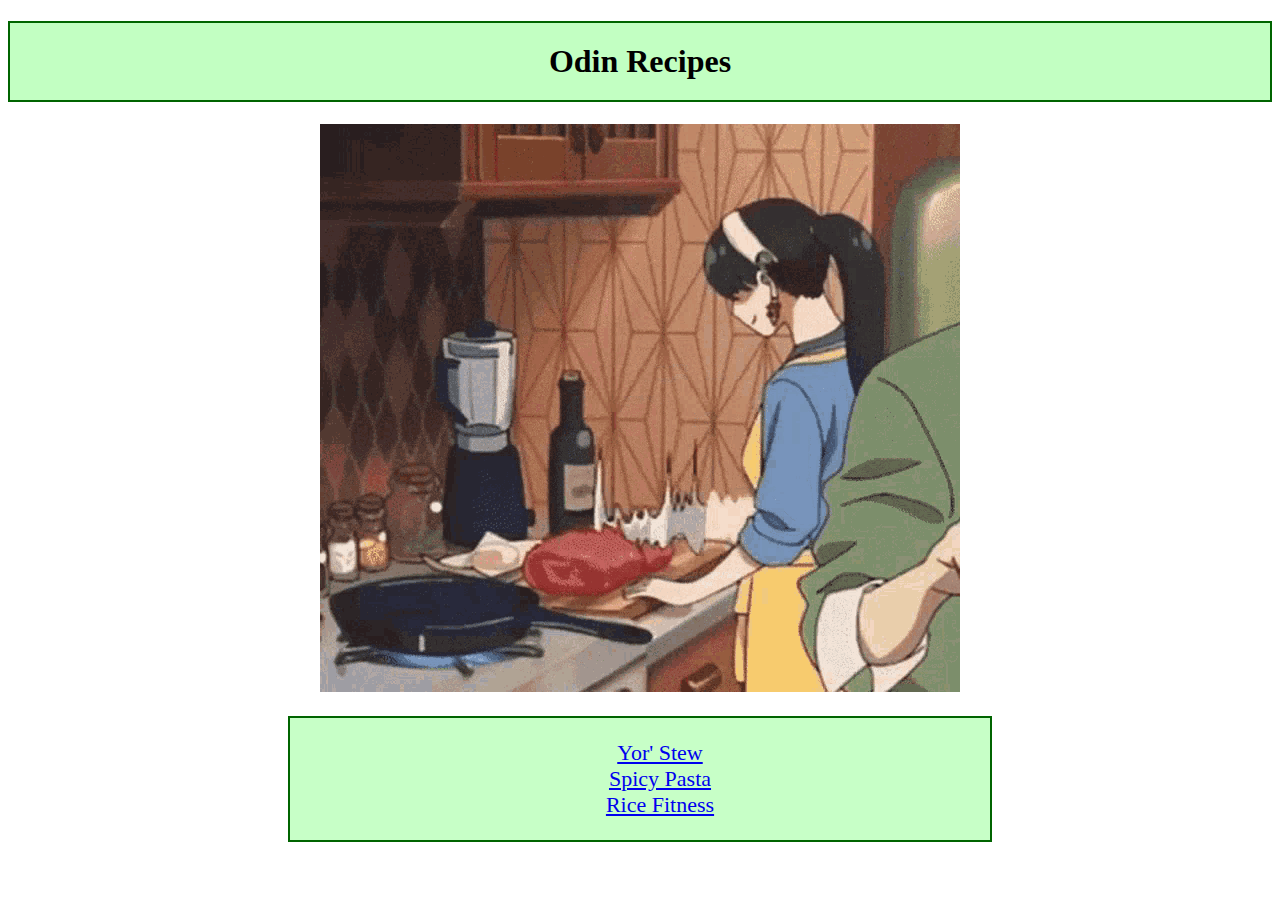
<file: index.html>
<!DOCTYPE html>
<html lang ="en">
    <head>
        <meta charset="UTF-8">
        <title>Touille's Project Recipes</title>
        <link rel="stylesheet" href="css/style-hp.css">
    </head>

    <body>
        <h1 class="header main-page">Odin Recipes</h1>
        <div class="img yor-gif">
        <img src="images/yor-cooking.gif" alt="A GIF of Yor cutting meat aggresivly">
        </div>

        <div class="list border">
        <ul class="list other-pages">
            <li><a href="recipes/stew.html">Yor' Stew</a></li>
            <li><a href="recipes/pasta.html">Spicy Pasta</a></li>
            <li><a href="recipes/rice.html">Rice Fitness</a></li>
        </ul>
        </div>
    </body>
</html>
</file>
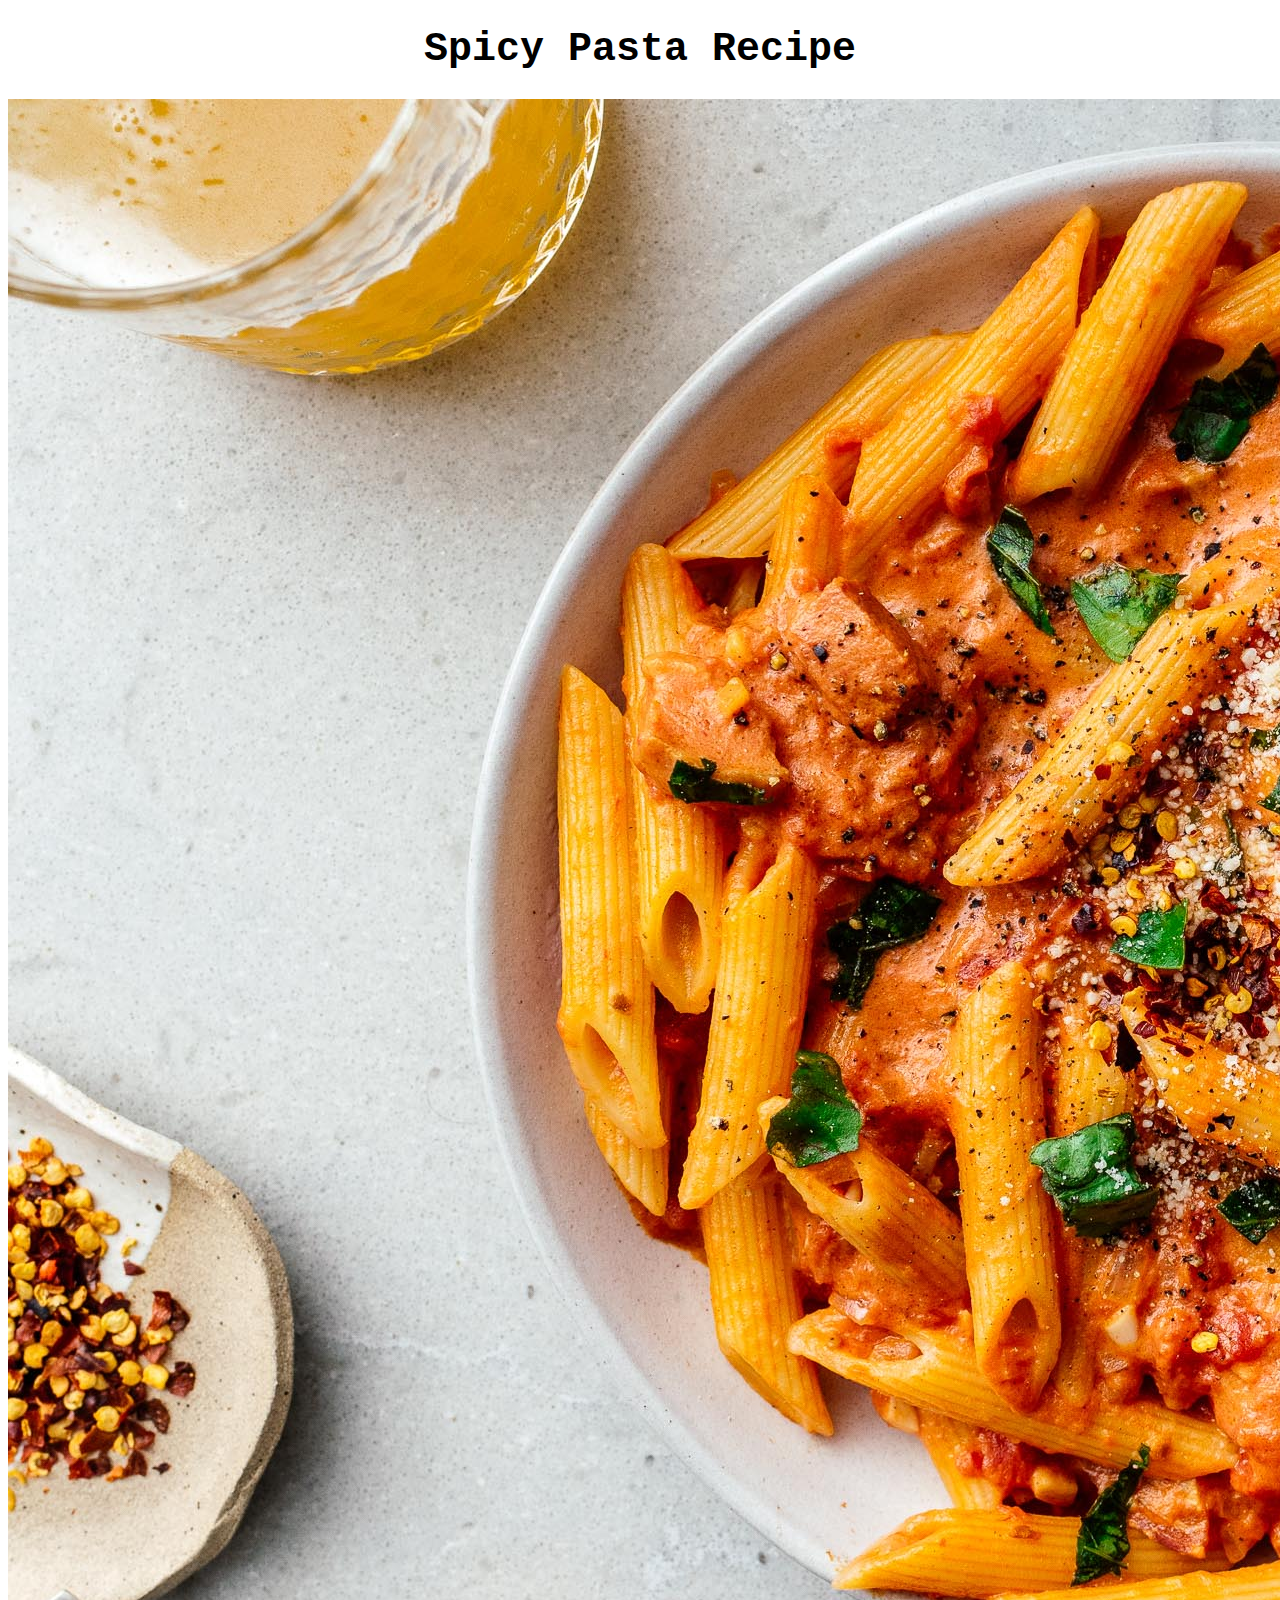
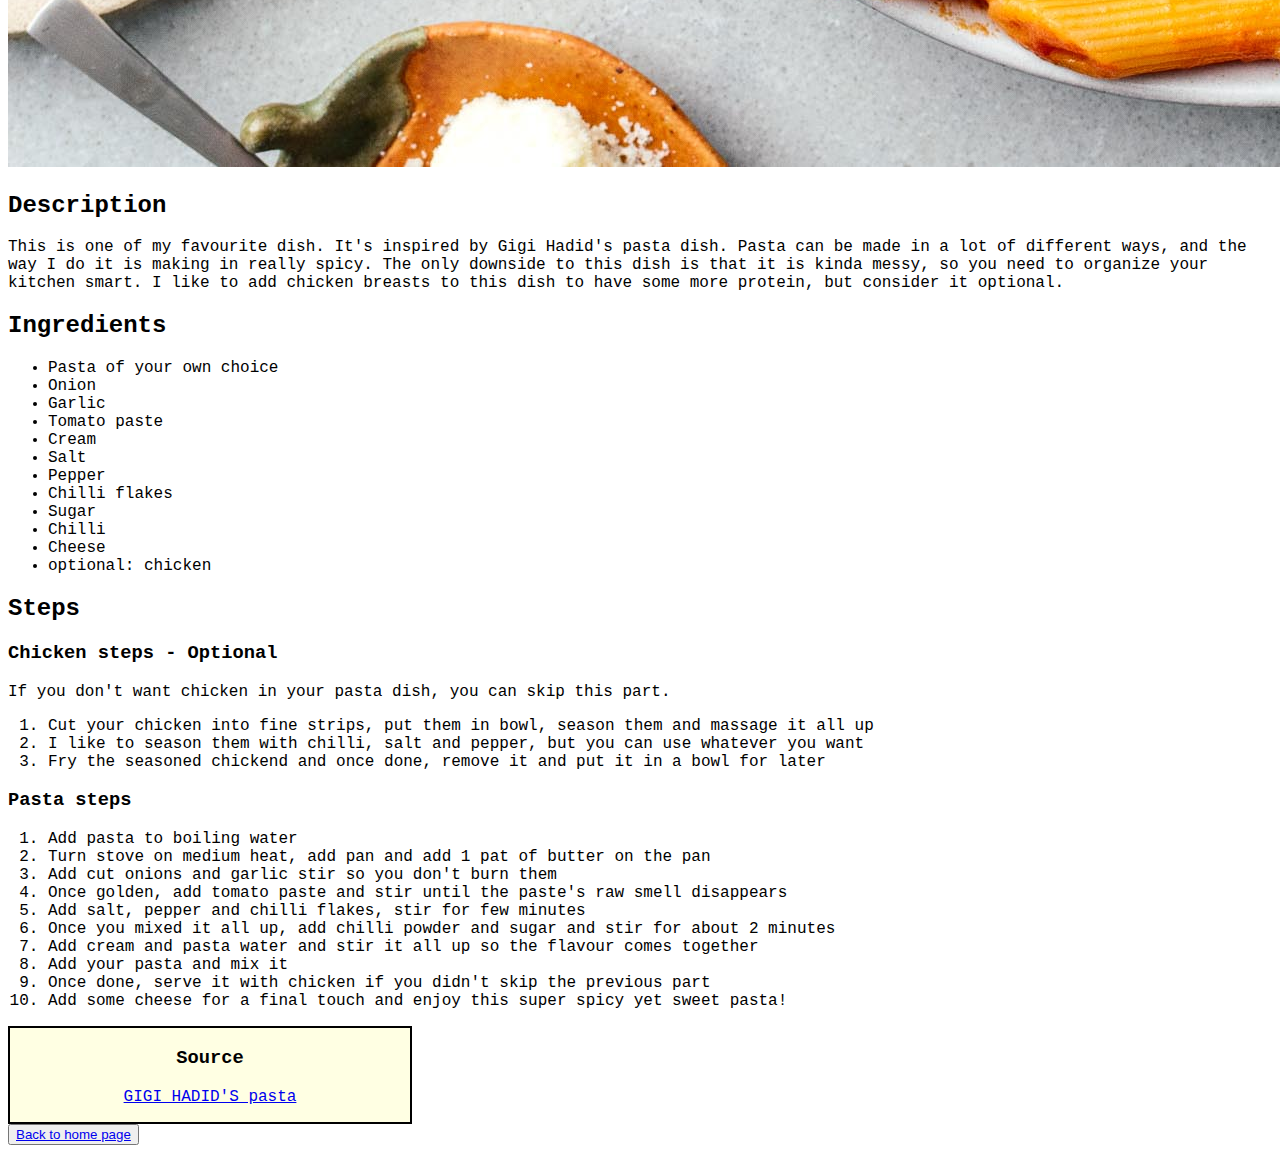
<file: recipes/pasta.html>
<!DOCTYPE html>
<html lang="en">
    <head>
        <meta charset="UTF-8">
        <title>Spicy Pasta Recipe</title>
        <link rel="stylesheet" href="../css/style-pages.css">
    </head>

    <body>
        <h1 class="header pasta-recipe">Spicy Pasta Recipe</h1>
        <div class="image pasta">
        <img src="../images/gigi-pasta.jpeg" class="img-pasta" alt="A picture of pasta with an  orange spicy sauce">
        </div>

        <div class="container pasta-description">
        <h2 class="header pasta-des">Description</h2>
        <p class="pasta-paragraph">
            This is one of my favourite dish. It's inspired by Gigi Hadid's pasta dish. Pasta can be made in a lot of different ways,
            and the way I do it is making in really spicy. The only downside to this dish is that it is kinda messy, so you need to organize your 
            kitchen smart. I like to add chicken breasts to this dish to have some more protein, but consider it optional.
        </p>
        </div>

        <div class="container pasta-ingredients">
        <h2 class="header pasta-ing">Ingredients</h2>
        <ul>
            <li>Pasta of your own choice</li>
            <li>Onion</li>
            <li>Garlic</li>
            <li>Tomato paste</li>
            <li>Cream</li>
            <li>Salt</li>
            <li>Pepper</li>
            <li>Chilli flakes</li>
            <li>Sugar</li>
            <li>Chilli</li>
            <li>Cheese</li>
            <li>optional: chicken</li>
        </ul>
        </div>

        <div class="container pasta-steps">
        <h2 class="header pasta-st">Steps</h2>
        <h3 class="header chicken">Chicken steps - Optional</h3>
        <p>
            If you don't want chicken in your pasta dish, you can skip this part.
        </p>
        <ol>
            <li>Cut your chicken into fine strips, put them in bowl, season them and massage it all up</li>
            <li>I like to season them with chilli, salt and pepper, but you can use whatever you want</li>
            <li>Fry the seasoned chickend and once done, remove it and put it in a bowl for later</li>
        </ol>

        <h3 class="header pasta-st2">Pasta steps</h3>
        <ol>
            <li>Add pasta to boiling water</li>
            <li>Turn stove on medium heat, add pan and add 1 pat of butter on the pan</li>
            <li>Add cut onions and garlic stir so you don't burn them</li>
            <li>Once golden, add tomato paste and stir until the paste's raw smell disappears</li>
            <li>Add salt, pepper and chilli flakes, stir for few minutes</li>
            <li>Once you mixed it all up, add chilli powder and sugar and stir for about 2 minutes</li>
            <li>Add cream and pasta water and stir it all up so the flavour comes together</li>
            <li>Add your pasta and mix it</li>
            <li>Once done, serve it with chicken if you didn't skip the previous part</li>
            <li>Add some cheese for a final touch and enjoy this super spicy yet sweet pasta!</li>
        </ol>
        </div>

        <div class="container source">
        <h3>Source</h3>
        <p><a href="https://www.youtube.com/watch?v=lipYxuYapIY&t=130s&ab_channel=Harshita%27sKitchen" target="_blank">GIGI HADID'S pasta</a></p>
        </div>

        <button><a href="../index.html">Back to home page</a></button>
    </body>
</html>
</file>
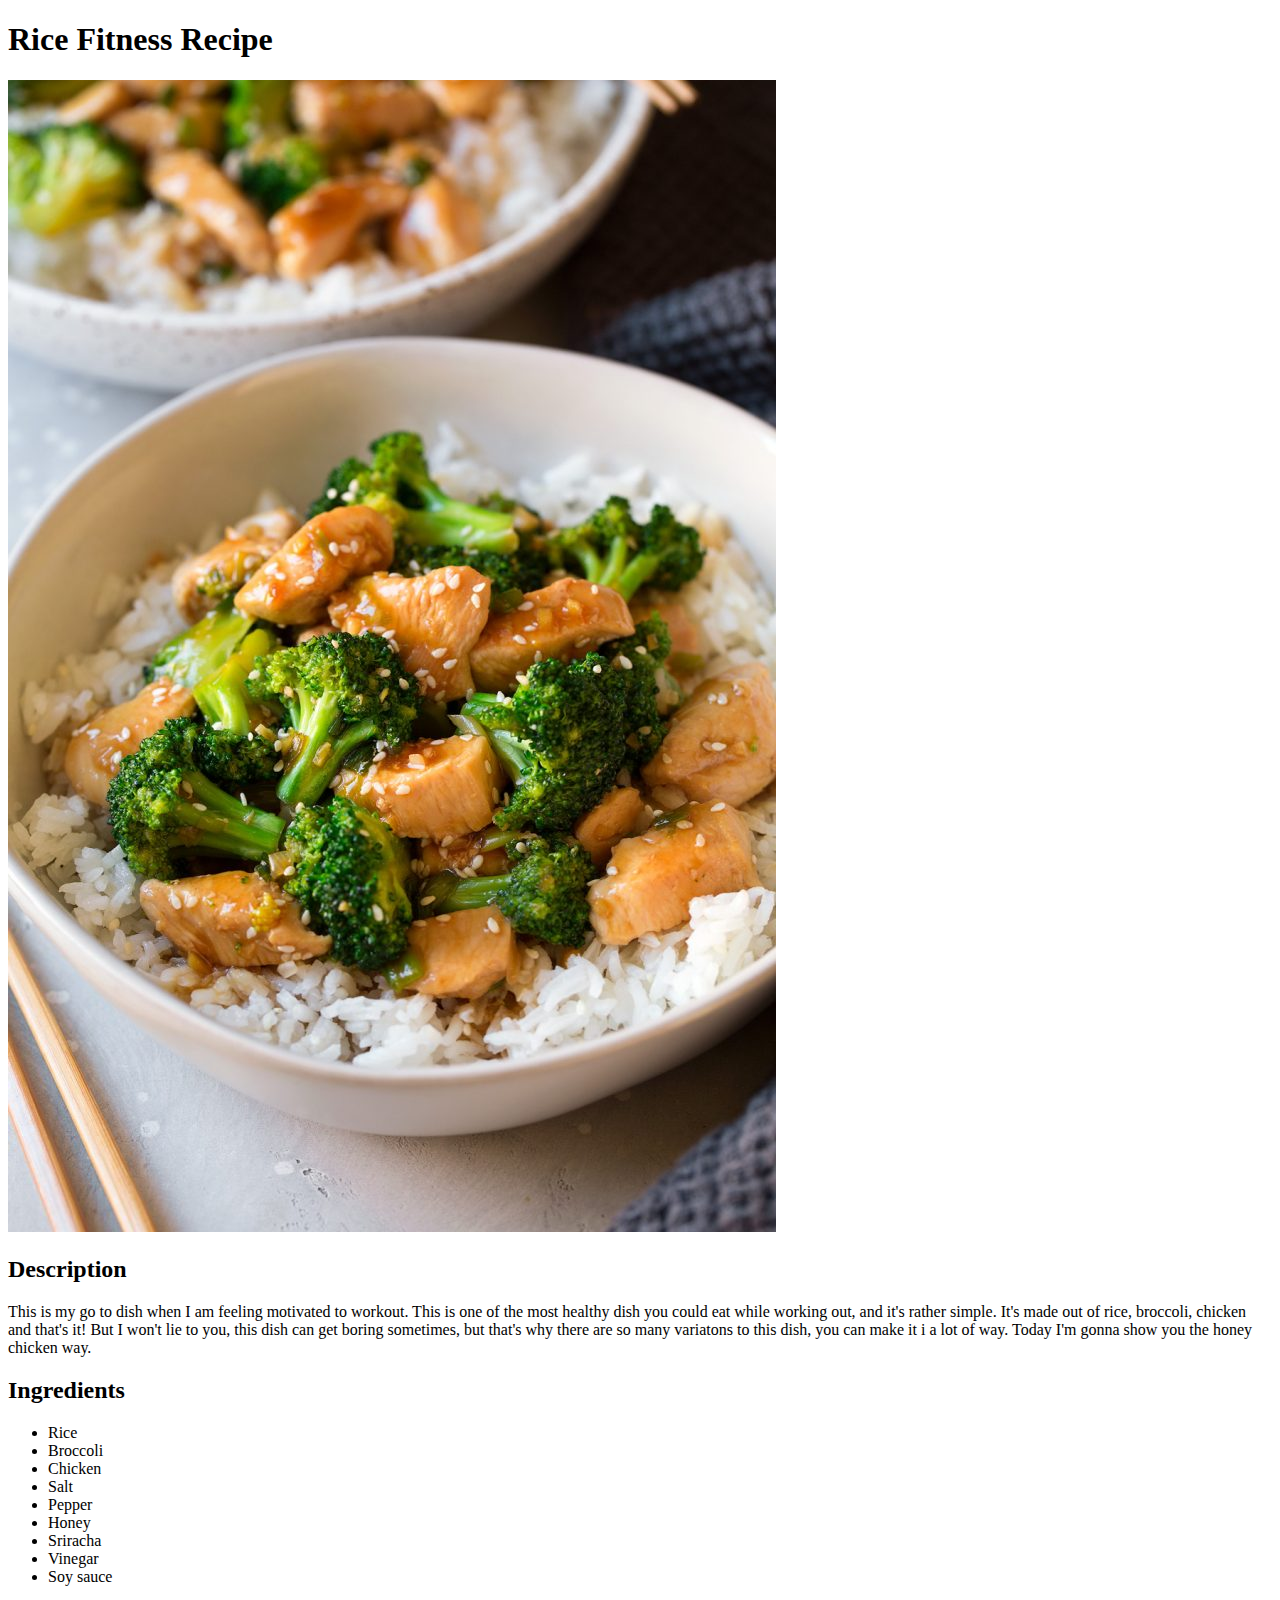
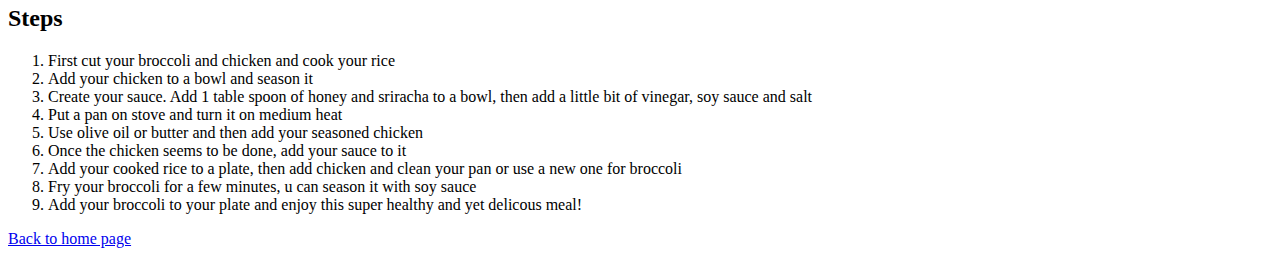
<file: recipes/rice.html>
<!DOCTYPE html>
<hmtl>
    <head>
        <meta charset="UTF-8">
        <title>Rice Fitness Recipe</title>
    </head>

    <body>
        <h1>Rice Fitness Recipe</h1>
        <img src="../images/rice.jpg">
        
        <h2>Description</h2>
        <p>
            This is my go to dish when I am feeling motivated to workout. This is one of the most healthy dish you could eat while working out, and it's rather simple.
            It's made out of rice, broccoli, chicken and that's it! But I won't lie to you, this dish can get boring sometimes, but that's why there are so many
            variatons to this dish, you can make it i a lot of way. Today I'm gonna show you the honey chicken way.
        </p>

        <h2>Ingredients</h2>
        <ul>
            <li>Rice</li>
            <li>Broccoli</li>
            <li>Chicken</li>
            <li>Salt</li>
            <li>Pepper</li>
            <li>Honey</li>
            <li>Sriracha</li>
            <li>Vinegar</li>
            <li>Soy sauce</li>
        </ul>

        <h2>Steps</h2>
        <ol>
            <li>First cut your broccoli and chicken and cook your rice</li>
            <li>Add your chicken to a bowl and season it</li>
            <li>Create your sauce. Add 1 table spoon of honey and sriracha to a bowl, then add a little bit of vinegar, soy sauce and salt</li>
            <li>Put a pan on stove and turn it on medium heat</li>
            <li>Use olive oil or butter and then add your seasoned chicken</li>
            <li>Once the chicken seems to be done, add your sauce to it</li>
            <li>Add your cooked rice to a plate, then add chicken and clean your pan or use a new one for broccoli</li>
            <li>Fry your broccoli for a few minutes, u can season it with soy sauce</li>
            <li>Add your broccoli to your plate and enjoy this super healthy and yet delicous meal!</li>
        </ol>
        <a href="../index.html">Back to home page</a>
    </body>
</hmtl>
</file>
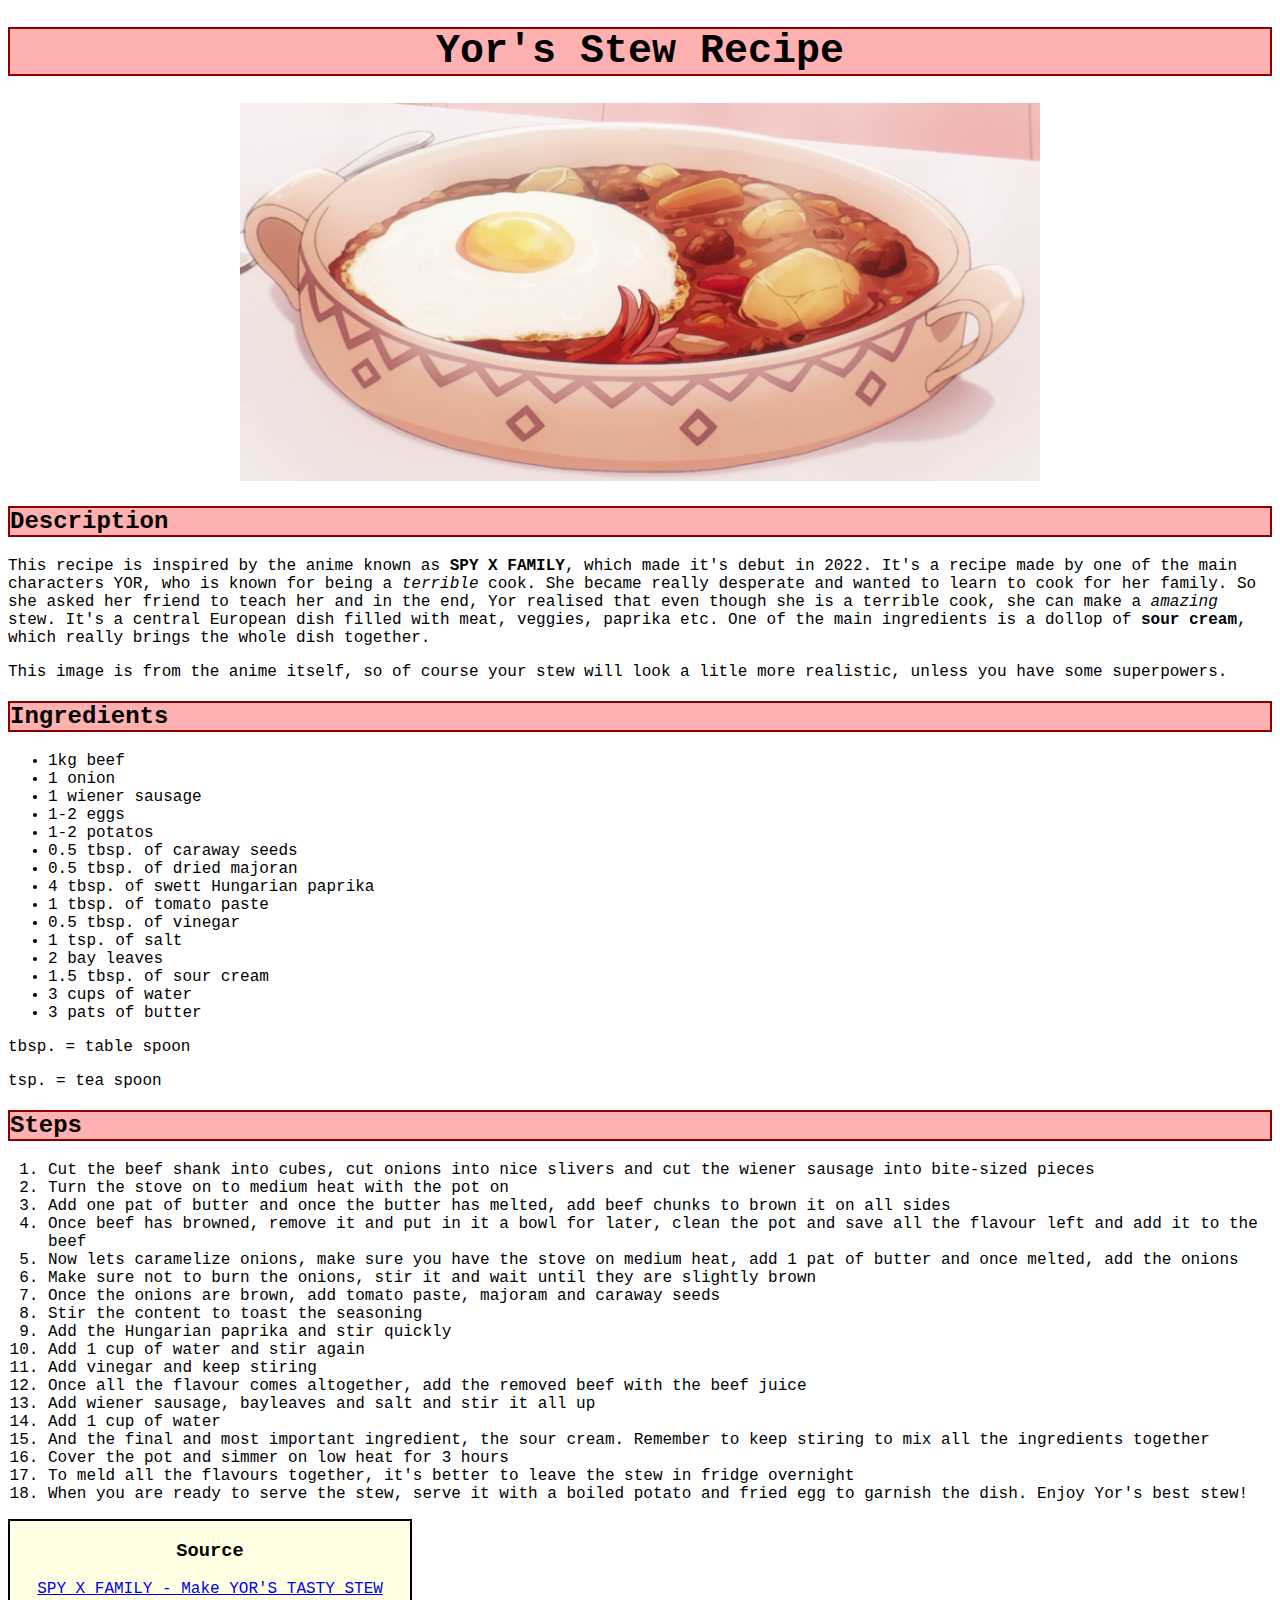
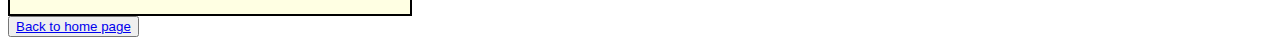
<file: recipes/stew.html>
<!DOCTYPE html>
<html lang="en">
    <head>
        <meta charset="UTF-8">
        <title>Yor's Stew Recipe</title>
        <link rel="stylesheet" href="../css/style-pages.css">
    </head>

    <body>
        <h1 class="header stew-recipe">Yor's Stew Recipe</h1>
        <div class="image stew">
        <img src="../images/yorstew.jpg" class="img-stew" alt="Picture of Yor's Stew from the anime SPY X FAMILY">
        </div>

        <div class="container stew-desciption">
        <h2 class="header stew-des">Description</h2>
        <p class="stew-paragraph">
            This recipe is inspired by the anime known as <strong>SPY X FAMILY</strong>, which made it's debut in 2022. It's a recipe made by 
            one of the main characters YOR, who is known for being a <em>terrible</em> cook. She became really desperate and wanted to learn to cook for her 
            family. So she asked her friend to teach her and in the end, Yor realised that even though she is a terrible cook, she can make a <em>amazing</em> stew.
            It's a central European dish filled with meat, veggies, paprika etc. One of the main ingredients is a dollop of <strong>sour cream</strong>, which really
            brings the whole dish together. 
        </p>
        <p>
            This image is from the anime itself, so of course your stew will look a litle more realistic, unless you have some superpowers.
        </p>
        </div>

        <div class="container stew-ingredients">
        <h2 class="header stew-ing">Ingredients</h2>
        <ul>
            <li>1kg beef</li>
            <li>1 onion</li>
            <li>1 wiener sausage</li>
            <li>1-2 eggs</li>
            <li>1-2 potatos</li>
            <li>0.5 tbsp. of caraway seeds</li>
            <li>0.5 tbsp. of dried majoran</li>
            <li>4 tbsp. of swett Hungarian paprika</li>
            <li>1 tbsp. of tomato paste</li>
            <li>0.5 tbsp. of vinegar</li>
            <li>1 tsp. of salt</li>
            <li>2 bay leaves</li>
            <li>1.5 tbsp. of sour cream</li>
            <li>3 cups of water</li>
            <li>3 pats of butter</li>
        </ul>
        <p>tbsp. = table spoon</p>
        <p>tsp. = tea spoon</p>
        </div>

        <div class="container stew-steps">
        <h2 class="header stew-st">Steps</h2>
        <ol>
            <li>Cut the beef shank into cubes, cut onions into nice slivers and cut the wiener sausage  into bite-sized pieces</li>
            <li>Turn the stove on to medium heat with the pot on</li>
            <li>Add one pat of butter and once the butter has melted, add beef chunks to brown it on all sides</li>
            <li>Once beef has browned, remove it and put in it a bowl for later, clean the pot and save all the flavour left and add it to the beef</li>
            <li>Now lets caramelize onions, make sure you have the stove on medium heat, add 1 pat of butter and once melted, add the onions</li>
            <li>Make sure not to burn the onions, stir it and wait until they are slightly brown</li>
            <li>Once the onions are brown, add tomato paste, majoram and caraway seeds</li>
            <li>Stir the content to toast the seasoning</li>
            <li>Add the Hungarian paprika and stir quickly</li>
            <li>Add 1 cup of water and stir again</li>
            <li>Add vinegar and keep stiring</li>
            <li>Once all the flavour comes altogether, add the removed beef with the beef juice</li>
            <li>Add wiener sausage, bayleaves and salt and stir it all up</li>
            <li>Add 1 cup of water</li>
            <li>And the final and most important ingredient, the sour cream. Remember to keep stiring to mix all the ingredients together</li>
            <li>Cover the pot and simmer on low heat for 3 hours</li>
            <li>To meld all the flavours together, it's better to leave the stew in fridge overnight</li>
            <li>When you are ready to serve the stew, serve it with a boiled potato and fried egg to garnish the dish. Enjoy Yor's best stew!</li>
        </ol>
        </div>

        <div class="container source">
        <h3>Source</h3>
        <p><a href="https://www.youtube.com/watch?v=MGkzJKA35zo&ab_channel=Kari%26Austin" target="_blank">SPY X FAMILY - Make YOR'S TASTY STEW</a></p>
        </div>

        <button><a href="../index.html">Back to home page</a></button>
    </body>
</html>
</file>
<file: css/style-hp.css>
.header.main-page,
.img.yor-gif,
.list.other-pages {
    text-align: center;
}

.img.yor-gif {
    margin: 20px;
}


.list.other-pages {
    list-style: none;
    font-size: 22px;
}

.list.border {
    border: 2px solid darkgreen;
    background-color: rgba(0, 255, 0, 0.219);
    width: 700px;
    margin: auto;
}

.header.main-page {
    border: 2px solid darkgreen;
    background-color: rgba(0, 255, 0, 0.24);
    padding: 20px;
}
</file>
<file: css/style-pages.css>
body {
    font-family:'Courier New', Courier, monospace;
}

h1 {
    text-align: center;
    font-size: 40px;
}

.img-stew {
    width: 800px;
    height: auto;
}

.image.stew {
    text-align: center;
}

.header.stew-recipe,
.header.stew-des,
.header.stew-ing,
.header.stew-st {
    border: 2px solid darkred;
    background-color: rgba(255, 0, 0, 0.308);
}   

.container.source {
    border: 2px solid black;
    text-align: center;
    width: 400px;
    background-color: rgba(255, 255, 0, 0.11);
}
</file>
